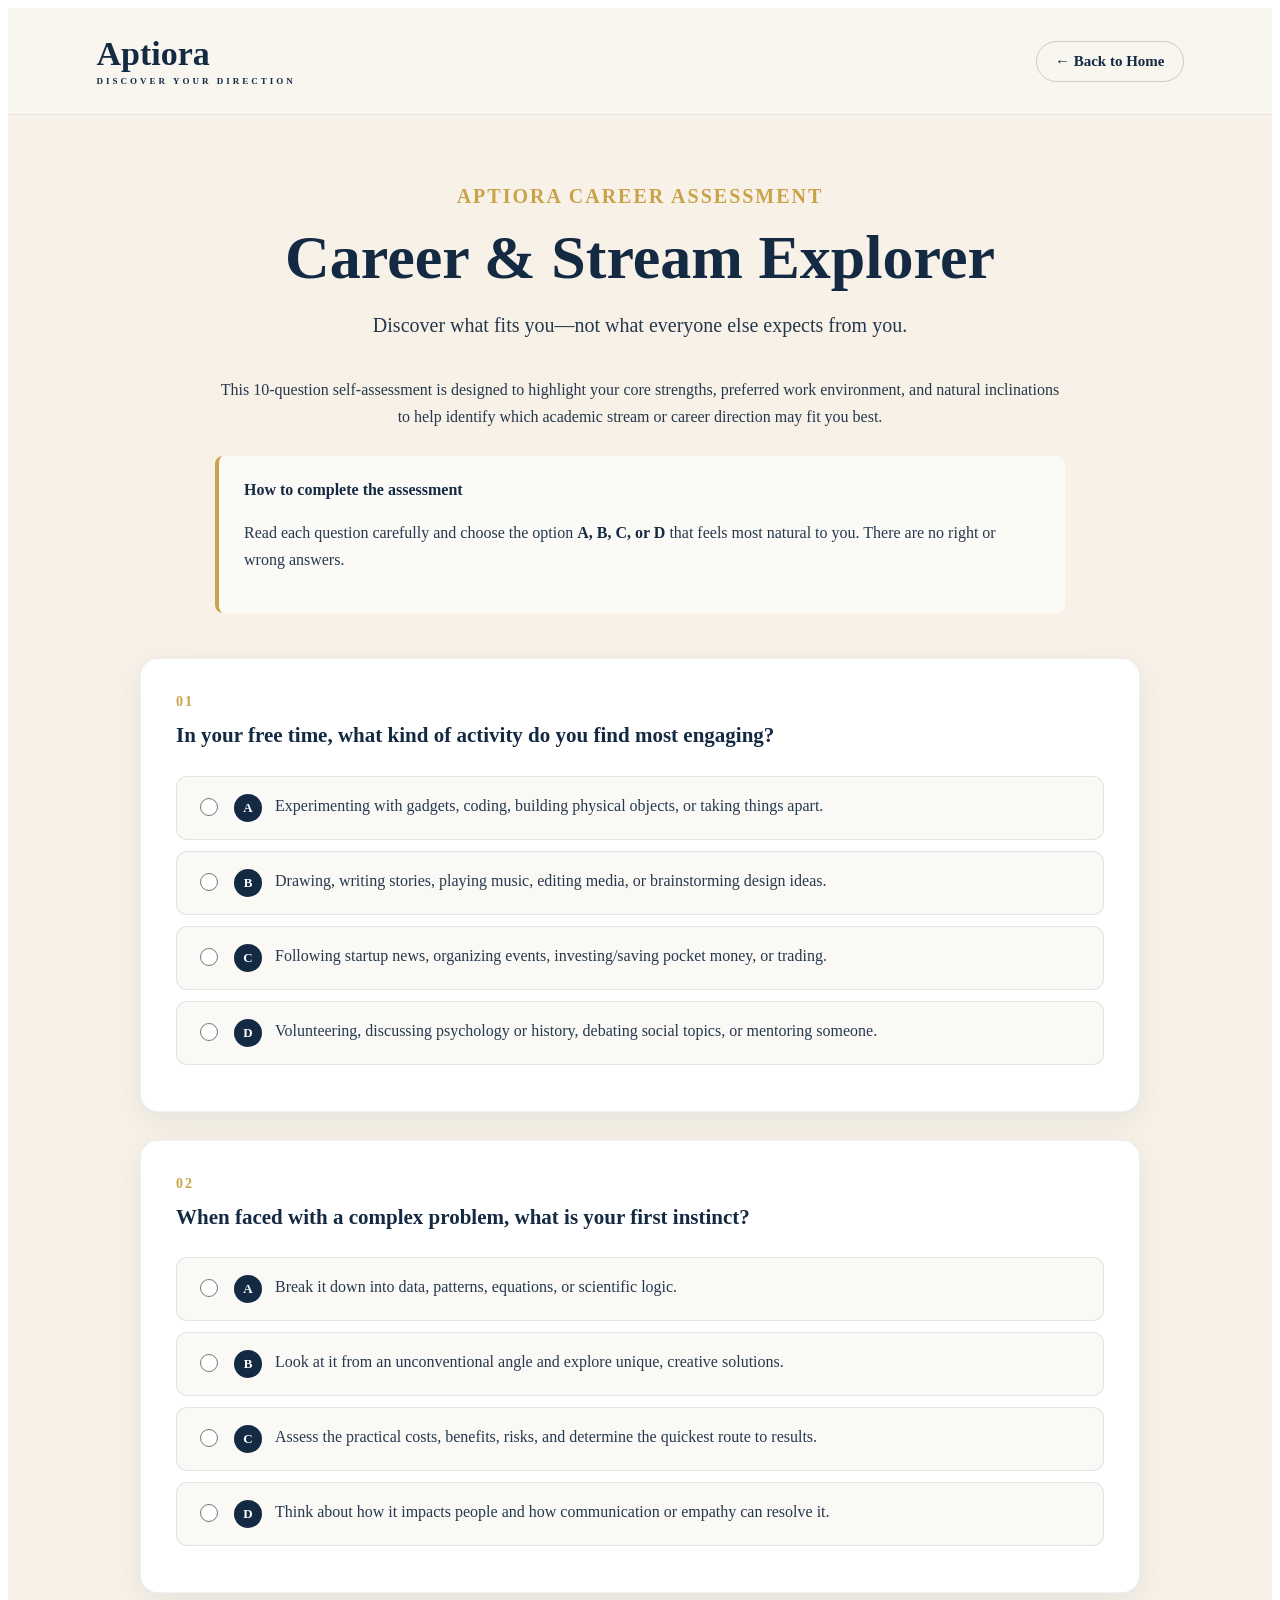
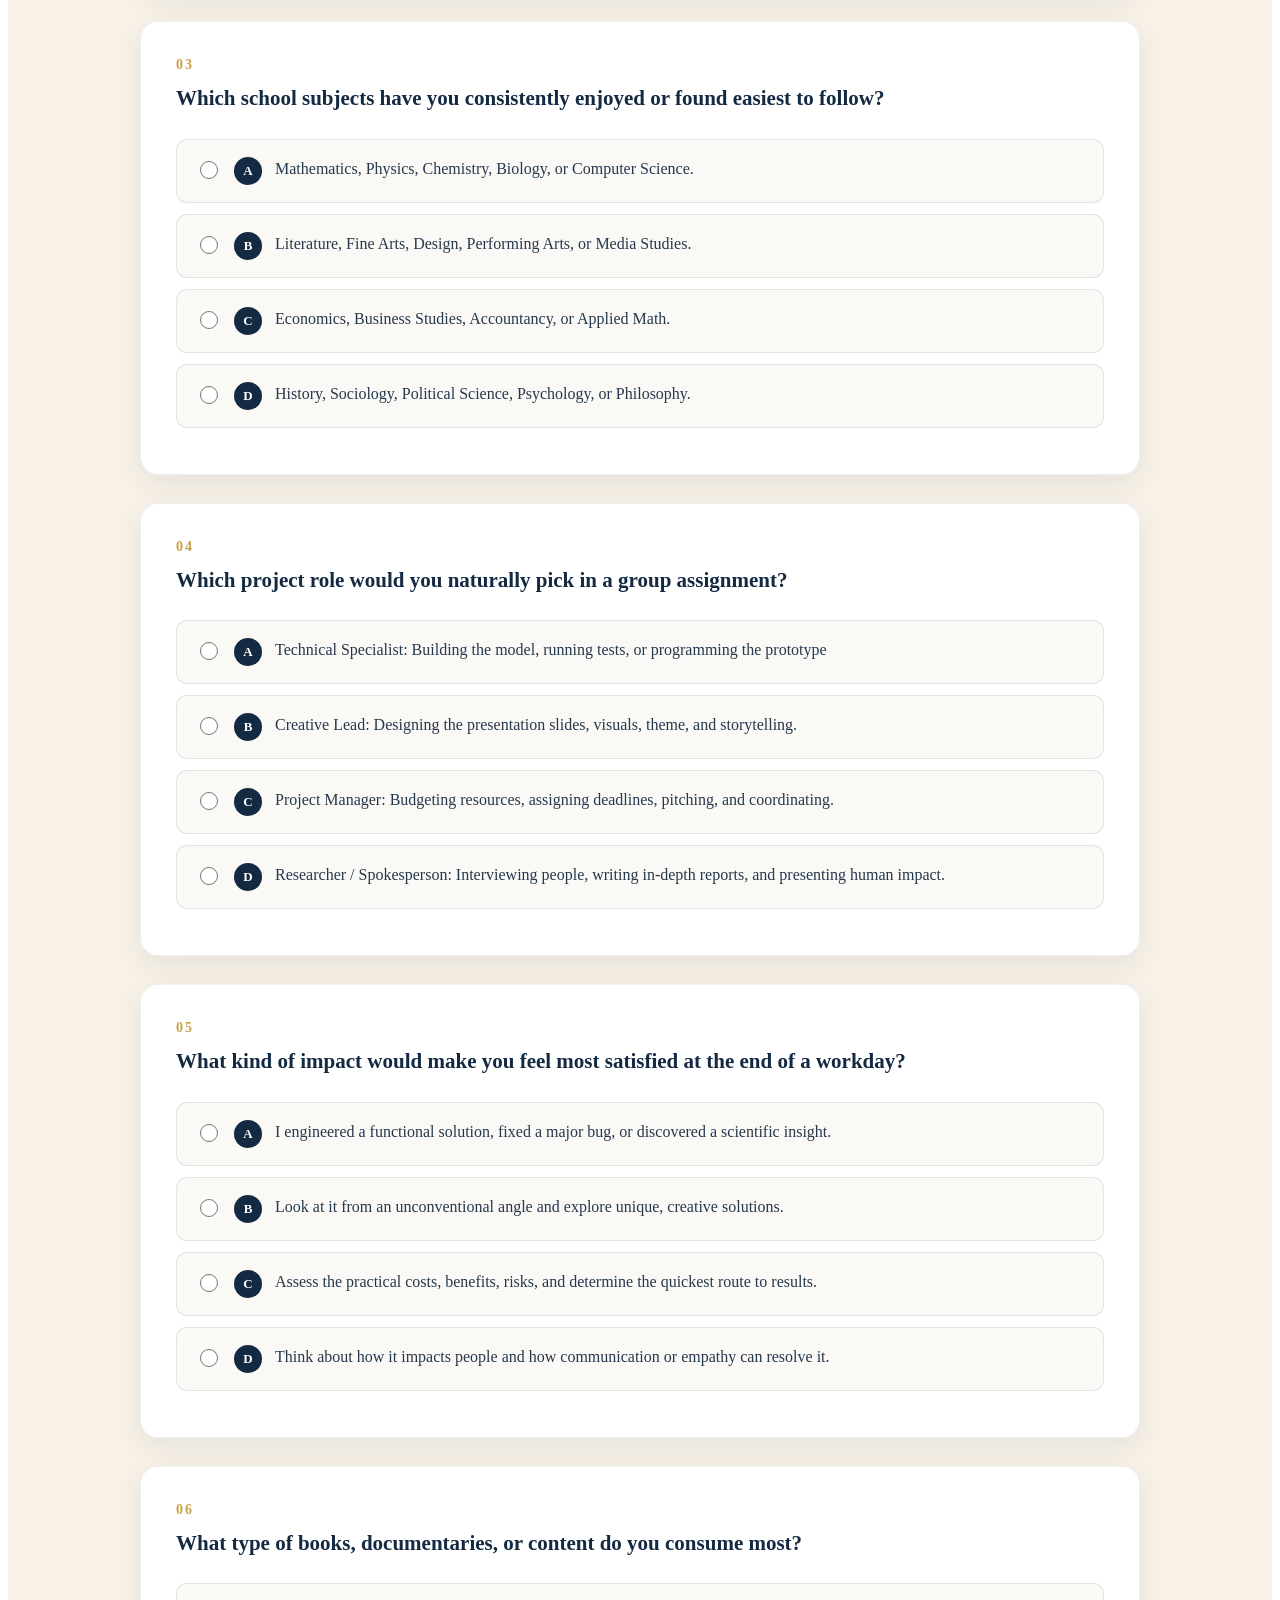
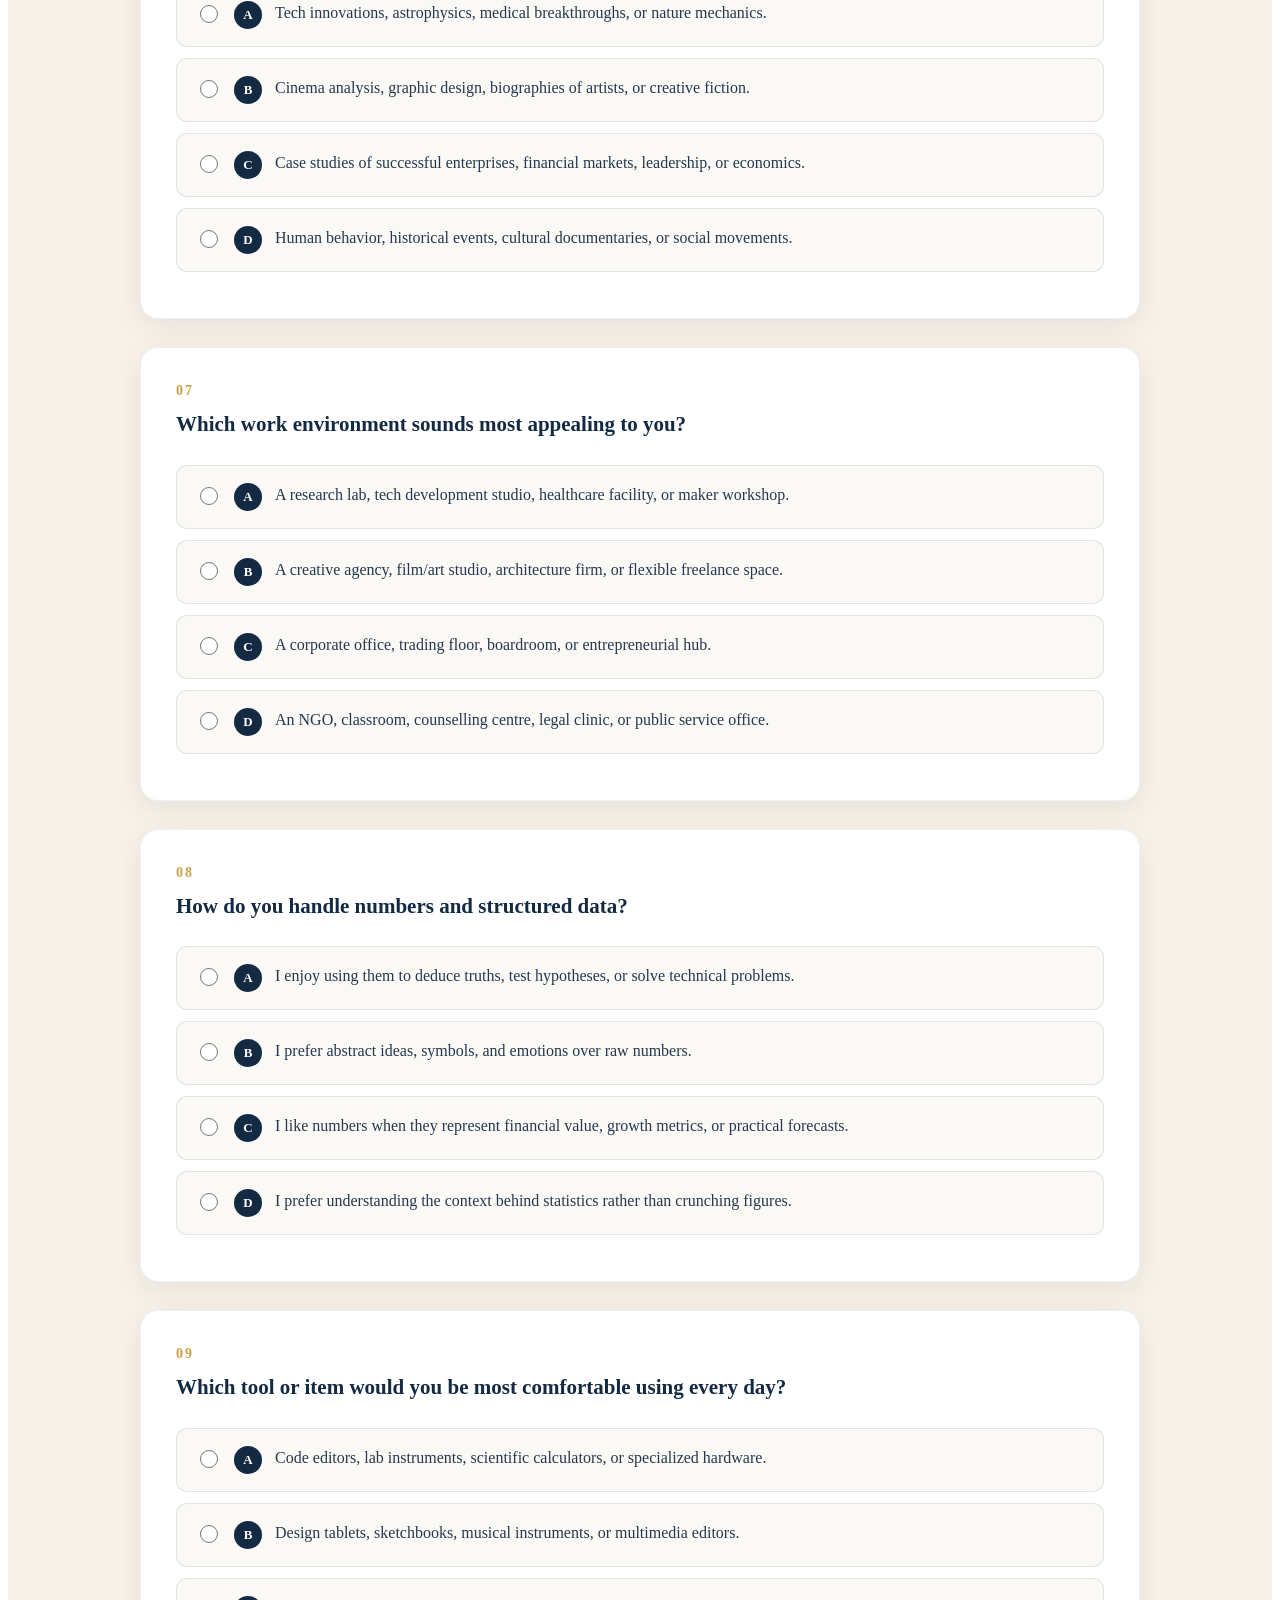
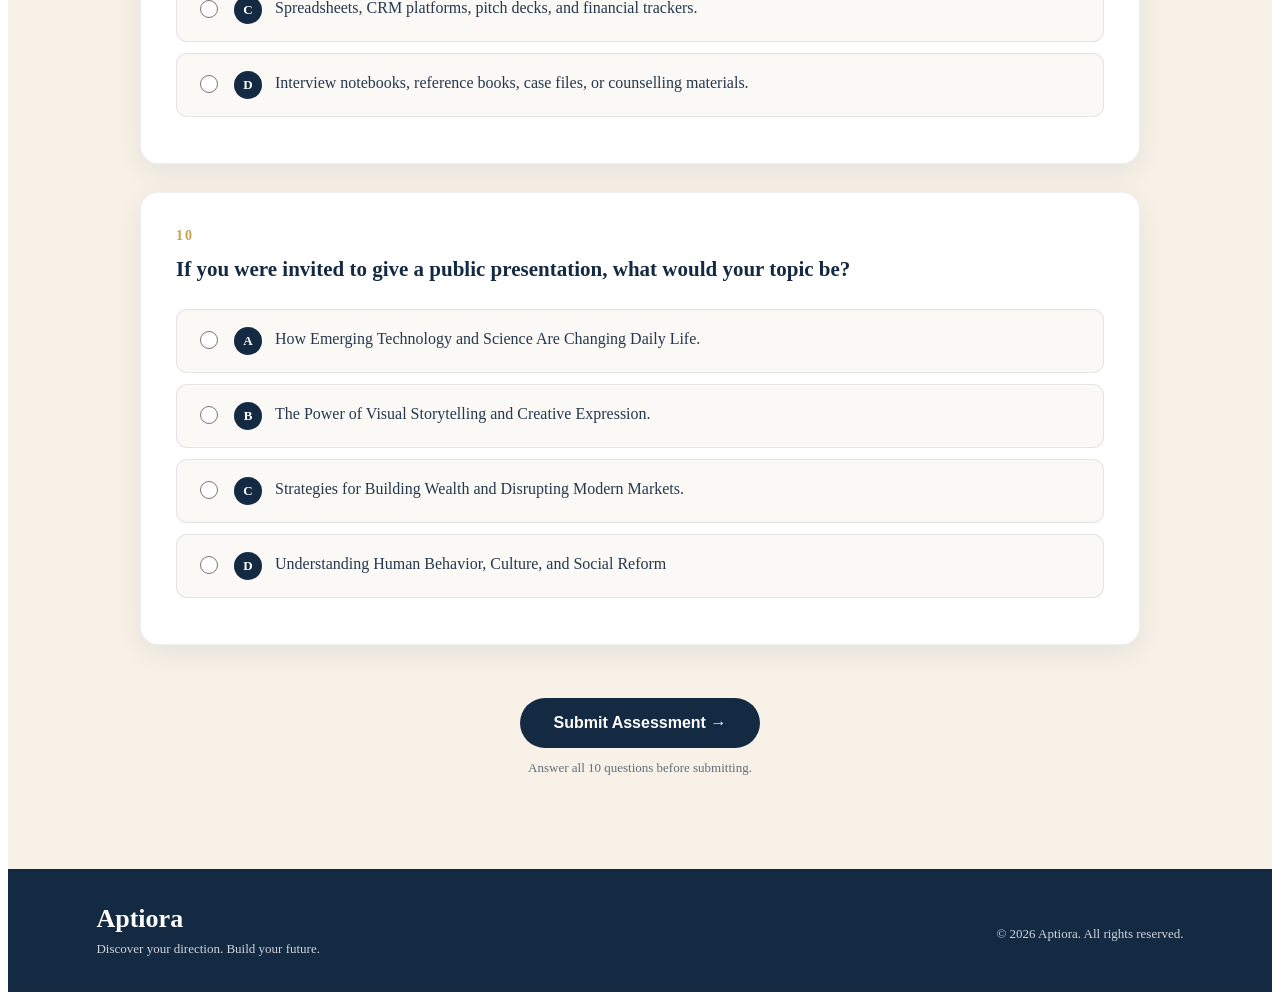
<file: assessment.html>
<!DOCTYPE html>
<html lang="en">
<head>
    <meta charset="UTF-8">
    <meta name="viewport" content="width=device-width, initial-scale=1.0">

    <title>Career & Stream Explorer | Aptiora</title>

     <link rel="stylesheet"
          href="https://cdnjs.cloudflare.com/ajax/libs/font-awesome/6.5.2/css/all.min.css">

<link rel="preconnect" href="https://fonts.googleapis.com">
    <link rel="preconnect" href="https://fonts.gstatic.com" crossorigin>
    <link href="https://fonts.googleapis.com/css2?family=DM+Sans:wght@400;500;600;700&family=Playfair+Display:wght@600;700&display=swap" rel="stylesheet">

    <link rel="stylesheet" href="assess.css">
</head>

<body>

    <div class="assessment-page">

       
        <header class="assessment-header">

            <div class="assessment-logo">
                <div class="assessment-logo-main">Aptiora</div>
                <div class="assessment-logo-tagline">
                    DISCOVER YOUR DIRECTION
                </div>
            </div>

            <a href="index.html" class="assessment-back">
                ← Back to Home
            </a>

        </header>


        <!-- HERO -->
        <section class="assessment-intro">

            <span class="assessment-label">
                APTIORA CAREER ASSESSMENT
            </span>

            <h1>
                Career & Stream Explorer
            </h1>

            <p>
                Discover what fits you—not what everyone else expects from you.
            </p>

            <div class="assessment-description">

                <p>
                    This 10-question self-assessment is designed to highlight
                    your core strengths, preferred work environment, and natural
                    inclinations to help identify which academic stream or
                    career direction may fit you best.
                </p>

                <div class="assessment-instruction">
                    <strong>How to complete the assessment</strong>

                    <p>
                        Read each question carefully and choose the option
                        <strong>A, B, C, or D</strong> that feels most natural
                        to you. There are no right or wrong answers.
                    </p>
                </div>

            </div>

        </section>


       
        <main class="assessment-container">

            <form id="careerAssessmentForm">
                 <div class="assessment-question">

                    <div class="question-number">01</div>

                    <h2>
                        In your free time, what kind of activity do you find
                        most engaging?
                    </h2>

                    <label class="assessment-option">
                        <input type="radio" name="q1" value="A" required>
                        <span class="option-letter">A</span>
                        <span>
                            Experimenting with gadgets, coding, building
                            physical objects, or taking things apart.
                        </span>
                    </label>

                    <label class="assessment-option">
                        <input type="radio" name="q1" value="B">
                        <span class="option-letter">B</span>
                        <span>
                            Drawing, writing stories, playing music, editing
                            media, or brainstorming design ideas.
                        </span>
                    </label>

                    <label class="assessment-option">
                        <input type="radio" name="q1" value="C">
                        <span class="option-letter">C</span>
                        <span>
                            Following startup news, organizing events,
                            investing/saving pocket money, or trading.
                        </span>
                    </label>

                    <label class="assessment-option">
                        <input type="radio" name="q1" value="D">
                        <span class="option-letter">D</span>
                        <span>
                            Volunteering, discussing psychology or history,
                            debating social topics, or mentoring someone.
                        </span>
                    </label>

                </div>


                <!-- QUESTION 2 -->
                <div class="assessment-question">

                    <div class="question-number">02</div>

                    <h2>
                        When faced with a complex problem, what is your first instinct?
                    </h2>

                    <label class="assessment-option">
                        <input type="radio" name="q2" value="A" required>
                        <span class="option-letter">A</span>
                        <span>
                            Break it down into data, patterns, equations,
                            or scientific logic.
                        </span>
                    </label>

                    <label class="assessment-option">
                        <input type="radio" name="q2" value="B">
                        <span class="option-letter">B</span>
                        <span>
                            Look at it from an unconventional angle and
                            explore unique, creative solutions.
                        </span>
                    </label>

                    <label class="assessment-option">
                        <input type="radio" name="q2" value="C">
                        <span class="option-letter">C</span>
                        <span>
                            Assess the practical costs, benefits, risks,
                            and determine the quickest route to results.
                        </span>
                    </label>

                    <label class="assessment-option">
                        <input type="radio" name="q2" value="D">
                        <span class="option-letter">D</span>
                        <span>
                            Think about how it impacts people and how
                            communication or empathy can resolve it.
                        </span>
                    </label>

                </div>


                <!-- QUESTION 3 -->
                <div class="assessment-question">

                    <div class="question-number">03</div>

                    <h2>
                        Which school subjects have you consistently enjoyed
                        or found easiest to follow?
                    </h2>

                    <label class="assessment-option">
                        <input type="radio" name="q3" value="A" required>
                        <span class="option-letter">A</span>
                        <span>
                            Mathematics, Physics, Chemistry, Biology,
                            or Computer Science.
                        </span>
                    </label>

                    <label class="assessment-option">
                        <input type="radio" name="q3" value="B">
                        <span class="option-letter">B</span>
                        <span>
                            Literature, Fine Arts, Design, Performing Arts,
                            or Media Studies.
                        </span>
                    </label>

                    <label class="assessment-option">
                        <input type="radio" name="q3" value="C">
                        <span class="option-letter">C</span>
                        <span>
                            Economics, Business Studies, Accountancy,
                            or Applied Math.
                        </span>
                    </label>

                    <label class="assessment-option">
                        <input type="radio" name="q3" value="D">
                        <span class="option-letter">D</span>
                        <span>
                            History, Sociology, Political Science,
                            Psychology, or Philosophy.
                        </span>
                    </label>
</div>
               <div class="assessment-question">
                <div class="question-number">04</div>
                <h2>
                    Which project role would you naturally pick in a group assignment?
                </h2>
                <label class="assessment-option">
                    <input type="radio" name="q4" value="A">
                    <span class="option-letter">A</span>
                    <span>
                        Technical Specialist: Building the model, running tests, or programming the prototype
                    </span>
                </label>
                  <label class="assessment-option">
                    <input type="radio" name="q4" value="B">
                    <span class="option-letter">B</span>
                    <span>
                         Creative Lead: Designing the presentation slides, visuals, theme, and storytelling.
                    </span>
                </label>
               <label class="assessment-option">
                <input type="radio" name="q4" values="C">
                <span class="option-letter">C</span>
                <span>
                    Project Manager: Budgeting resources, assigning deadlines, pitching, and coordinating.
                </span>
               </label>
               <label class="assessment-option">
                <input type="radio" name="q4" value="D">
                <span class="option-letter">D</span>
                    <span>
                          Researcher / Spokesperson: Interviewing people, writing in-depth reports, and presenting human impact.
                    </span>
               </label>
               </div>
               <div class="assessment-question">
                <div class="question-number">05</div>
                <h2>
                    What kind of impact would make you feel most satisfied at the end of a workday?
                </h2>
                <label class="assessment-option">
                <input type="radio" name="q5" values="A">
                <span class="option-letter">A</span>
                <span>
                    I engineered a functional solution, fixed a major bug, or discovered a scientific insight.
                </span>
               </label>
               <label class="assessment-option">
                        <input type="radio" name="q5" value="B">
                        <span class="option-letter">B</span>
                        <span>
                            Look at it from an unconventional angle and
                            explore unique, creative solutions.
                        </span>
                    </label>

                    <label class="assessment-option">
                        <input type="radio" name="q5" value="C">
                        <span class="option-letter">C</span>
                        <span>
                            Assess the practical costs, benefits, risks,
                            and determine the quickest route to results.
                        </span>
                    </label>

                    <label class="assessment-option">
                        <input type="radio" name="q5" value="D">
                        <span class="option-letter">D</span>
                        <span>
                            Think about how it impacts people and how
                            communication or empathy can resolve it.
                        </span>
                    </label>
                </div>
                <div class="assessment-question">
                <div class="question-number">06</div>
                <h2>
                    What type of books, documentaries, or content do you consume most?


                </h2>
                <label class="assessment-option">
                <input type="radio" name="q6" values="A">
                <span class="option-letter">A</span>
                <span>
                    Tech innovations, astrophysics, medical breakthroughs, or nature mechanics.
                </span>
               </label>
               <label class="assessment-option">
                        <input type="radio" name="q6" value="B">
                        <span class="option-letter">B</span>
                        <span>
                            Cinema analysis, graphic design, biographies of artists, or creative fiction.


                        </span>
                    </label>

                    <label class="assessment-option">
                        <input type="radio" name="q6" value="C">
                        <span class="option-letter">C</span>
                        <span>
                            Case studies of successful enterprises, financial markets, leadership, or economics.


                        </span>
                    </label>

                    <label class="assessment-option">
                        <input type="radio" name="q6" value="D">
                        <span class="option-letter">D</span>
                        <span>
                           Human behavior, historical events, cultural documentaries, or social movements.
                        </span>
                    </label>
                </div>
                <div class="assessment-question">
                <div class="question-number">07</div>
                <h2>
                    Which work environment sounds most appealing to you?
                </h2>
                <label class="assessment-option">
                <input type="radio" name="q7" values="A">
                <span class="option-letter">A</span>
                <span>
                    A research lab, tech development studio, healthcare facility, or maker workshop.
                </span>
               </label>
               <label class="assessment-option">
                        <input type="radio" name="q7" value="B">
                        <span class="option-letter">B</span>
                        <span>
                            A creative agency, film/art studio, architecture firm, or flexible freelance space.
                        </span>
                    </label>

                    <label class="assessment-option">
                        <input type="radio" name="q7" value="C">
                        <span class="option-letter">C</span>
                        <span>
                            A corporate office, trading floor, boardroom, or entrepreneurial hub.
                        </span>
                    </label>

                    <label class="assessment-option">
                        <input type="radio" name="q7" value="D">
                        <span class="option-letter">D</span>
                        <span>
                            An NGO, classroom, counselling centre, legal clinic, or public service office.
                        </span>
                    </label>
                </div>
                <div class="assessment-question">
                <div class="question-number">08</div>
                <h2>
                   How do you handle numbers and structured data?
                </h2>
                <label class="assessment-option">
                <input type="radio" name="q8" values="A">
                <span class="option-letter">A</span>
                <span>
                     I enjoy using them to deduce truths, test hypotheses, or solve technical problems.
                </span>
               </label>
               <label class="assessment-option">
                        <input type="radio" name="q8" value="B">
                        <span class="option-letter">B</span>
                        <span>
                            I prefer abstract ideas, symbols, and emotions over raw numbers.
                        </span>
                    </label>

                    <label class="assessment-option">
                        <input type="radio" name="q8" value="C">
                        <span class="option-letter">C</span>
                        <span>
                            I like numbers when they represent financial value, growth metrics, or practical forecasts.
                        </span>
                    </label>

                    <label class="assessment-option">
                        <input type="radio" name="q8" value="D">
                        <span class="option-letter">D</span>
                        <span>
                             I prefer understanding the context behind statistics rather than crunching figures.
                        </span>
                    </label>
                </div>
                <div class="assessment-question">
                <div class="question-number">09</div>
                <h2>
                    Which tool or item would you be most comfortable using every day?
                </h2>
                <label class="assessment-option">
                <input type="radio" name="q9" values="A">
                <span class="option-letter">A</span>
                <span>
                    Code editors, lab instruments, scientific calculators, or specialized hardware.
                </span>
               </label>
               <label class="assessment-option">
                        <input type="radio" name="q9" value="B">
                        <span class="option-letter">B</span>
                        <span>
                            Design tablets, sketchbooks, musical instruments, or multimedia editors.
                        </span>
                    </label>

                    <label class="assessment-option">
                        <input type="radio" name="q9" value="C">
                        <span class="option-letter">C</span>
                        <span>
                          Spreadsheets, CRM platforms, pitch decks, and financial trackers.
                        </span>
                    </label>

                    <label class="assessment-option">
                        <input type="radio" name="q9" value="D">
                        <span class="option-letter">D</span>
                        <span>
                            Interview notebooks, reference books, case files, or counselling materials.
                        </span>
                    </label>
                </div>
                <div class="assessment-question">
                <div class="question-number">10</div>
                <h2>
                   If you were invited to give a public presentation, what would your topic be?
                </h2>
                <label class="assessment-option">
                <input type="radio" name="q10" values="A">
                <span class="option-letter">A</span>
                <span>
                   How Emerging Technology and Science Are Changing Daily Life.
                </span>
               </label>
               <label class="assessment-option">
                        <input type="radio" name="q10" value="B">
                        <span class="option-letter">B</span>
                        <span>
                            The Power of Visual Storytelling and Creative Expression.
                        </span>
                    </label>

                    <label class="assessment-option">
                        <input type="radio" name="q10" value="C">
                        <span class="option-letter">C</span>
                        <span>
                            Strategies for Building Wealth and Disrupting Modern Markets.
                        </span>
                    </label>

                    <label class="assessment-option">
                        <input type="radio" name="q10" value="D">
                        <span class="option-letter">D</span>
                        <span>
                            Understanding Human Behavior, Culture, and Social Reform
                        </span>
                    </label>
                </div>
                
                <div class="assessment-submit-area">
                    <button type="submit" class="assessment-submit">
                        Submit Assessment →
                    </button>

                    <p>
                        Answer all 10 questions before submitting.
                    </p>

                </div>

            </form> 
        </main>



        <!-- FOOTER -->
        <footer class="assessment-footer">

            <div>
                <strong>Aptiora</strong>
                <p>
                    Discover your direction. Build your future.
                </p>
            </div>

            <div>
                <p>
                    © 2026 Aptiora. All rights reserved.
                </p>
            </div>

        </footer>

    </div>


    <script src="career-assessment.js"></script>

</body>
</html>
</file>
<file: assess.css>
.assessment-page {
    --assessment-navy: #142A43;
    --assessment-cream: #F7F1E7;
    --assessment-gold: #C9A24A;
    --assessment-text: #26384D;
    --assessment-white: #ffffff;

    min-height: 100vh;
    background: var(--assessment-cream);
    color: var(--assessment-text);

    font-family: inherit;
}




.assessment-page .assessment-header {
    min-height: 76px;
    padding: 15px 7%;
    background: rgba(248, 246, 240, 0.97);

    display: flex;
    align-items: center;
    justify-content: space-between;

    border-bottom: 1px solid rgba(20, 42, 67, 0.08);
}


.assessment-page .assessment-logo {
    color: var(--assessment-navy);
}


.assessment-page .assessment-logo-main {
    font-family: Georgia, "Times New Roman", serif;
    font-size: 34px;
    font-weight: 700;
    line-height: 1;
}


.assessment-page .assessment-logo-tagline {
    margin-top: 5px;

    font-size: 9px;
    font-weight: 700;
    letter-spacing: 3px;
}


.assessment-page .assessment-back {
    text-decoration: none;
    color: var(--assessment-navy);

    font-size: 15px;
    font-weight: 600;

    padding: 11px 18px;
    border: 1px solid rgba(20, 42, 67, 0.2);
    border-radius: 25px;

    transition: 0.3s;
}


.assessment-page .assessment-back:hover {
    background: var(--assessment-navy);
    color: white;
}


/* INTRO */

.assessment-page .assessment-intro {
    text-align: center;

    padding: 70px 20px 45px;

    max-width: 1000px;
    margin: auto;
}


.assessment-page .assessment-label {
    display: inline-block;

    color: var(--assessment-gold);

    font-size: 20px;
    font-weight: 700;
    letter-spacing: 2px;

    margin-bottom: 15px;
}


.assessment-page .assessment-intro h1 {
    margin: 0;

    color: var(--assessment-navy);

    font-family: Georgia, "Times New Roman", serif;

    font-size: clamp(38px, 5vw, 62px);
    line-height: 1.1;
}


.assessment-page .assessment-intro > p {
    margin: 18px auto 0;

    max-width: 720px;

    font-size: 20px;
    line-height: 1.6;
}


.assessment-page .assessment-description {
    margin: 35px auto 0;

    max-width: 850px;

    font-size: 16px;
    line-height: 1.7;
}


.assessment-page .assessment-description p {
    margin-bottom: 20px;
}


.assessment-page .assessment-instruction {
    margin-top: 25px;

    padding: 20px 25px;

    background: rgba(255, 255, 255, 0.65);

    border-left: 4px solid var(--assessment-gold);

    border-radius: 8px;

    text-align: left;
}


.assessment-page .assessment-instruction strong {
    color: var(--assessment-navy);
}


/* QUESTIONS CONTAINER */

.assessment-page .assessment-container {
    width: min(1000px, 90%);

    margin: 0 auto 70px;
}


/* QUESTION CARD */

.assessment-page .assessment-question {
    position: relative;

    background: white;

    padding: 35px;

    margin-bottom: 28px;

    border-radius: 18px;

    box-shadow:
        0 8px 30px rgba(20, 42, 67, 0.07);

    border: 1px solid rgba(20, 42, 67, 0.07);
}


.assessment-page .question-number {
    color: var(--assessment-gold);

    font-size: 14px;
    font-weight: 800;

    letter-spacing: 2px;

    margin-bottom: 10px;
}


.assessment-page .assessment-question h2 {
    margin: 0 0 24px;

    color: var(--assessment-navy);

    font-size: 21px;
    line-height: 1.5;
}


/* OPTIONS */

.assessment-page .assessment-option {
    display: flex;
    align-items: flex-start;
    gap: 13px;

    padding: 17px 18px;

    margin: 11px 0;

    background: #faf9f6;

    border: 1px solid rgba(20, 42, 67, 0.1);

    border-radius: 11px;

    cursor: pointer;

    line-height: 1.55;

    transition:
        background 0.25s ease,
        border-color 0.25s ease,
        transform 0.25s ease;
}


.assessment-page .assessment-option:hover {
    background: #f5f0e5;

    border-color: var(--assessment-gold);

    transform: translateX(3px);
}


.assessment-page .assessment-option input {
    margin-top: 4px;

    width: 18px;
    height: 18px;

    accent-color: var(--assessment-navy);

    flex-shrink: 0;
}


.assessment-page .option-letter {
    min-width: 28px;
    height: 28px;

    display: flex;
    align-items: center;
    justify-content: center;

    background: var(--assessment-navy);

    color: white;

    border-radius: 50%;

    font-size: 13px;
    font-weight: 700;

    flex-shrink: 0;
}


.assessment-page .assessment-option input:checked + .option-letter {
    background: var(--assessment-gold);
}


/* SUBMIT */

.assessment-page .assessment-submit-area {
    text-align: center;

    padding: 25px 0 10px;
}


.assessment-page .assessment-submit {
    border: none;

    background: var(--assessment-navy);
    color: white;

    padding: 16px 34px;

    border-radius: 30px;

    font-size: 16px;
    font-weight: 700;

    cursor: pointer;

    transition: 0.3s;
}


.assessment-page .assessment-submit:hover {
    background: #1d3b5c;

    transform: translateY(-2px);
}


.assessment-page .assessment-submit-area p {
    margin-top: 12px;

    font-size: 13px;

    opacity: 0.7;
}


/* RESULT */

.assessment-page .assessment-result {
    display: none;

    background: var(--assessment-navy);

    color: white;

    text-align: center;

    padding: 50px 35px;

    margin-top: 40px;

    border-radius: 20px;

    box-shadow: 0 12px 40px rgba(20, 42, 67, 0.2);
}


.assessment-page .assessment-result.show {
    display: block;
}


.assessment-page .result-small {
    color: #e3c778;

    font-size: 13px;
    font-weight: 700;

    letter-spacing: 2px;
}


.assessment-page .assessment-result h2 {
    font-family: Georgia, "Times New Roman", serif;

    font-size: 36px;

    margin: 15px 0;
}


.assessment-page .assessment-result p {
    max-width: 700px;

    margin: auto;

    font-size: 17px;
    line-height: 1.7;
}


.assessment-page .result-note {
    max-width: 700px;

    margin: 25px auto;

    padding: 16px;

    background: rgba(255, 255, 255, 0.1);

    border-radius: 10px;

    font-size: 14px;
    line-height: 1.6;
}


.assessment-page .result-home {
    display: inline-block;

    margin-top: 15px;

    padding: 13px 24px;

    background: var(--assessment-gold);

    color: var(--assessment-navy);

    text-decoration: none;

    border-radius: 25px;

    font-weight: 700;
}


/* FOOTER */

.assessment-page .assessment-footer {
    background: var(--assessment-navy);

    color: white;

    padding: 35px 7%;

    display: flex;
    justify-content: space-between;
    align-items: center;

    gap: 30px;
}


.assessment-page .assessment-footer strong {
    font-family: Georgia, "Times New Roman", serif;

    font-size: 26px;
}


.assessment-page .assessment-footer p {
    margin: 7px 0 0;

    opacity: 0.8;

    font-size: 13px;
}


/* MOBILE */

@media (max-width: 700px) {

    .assessment-page .assessment-header {
        padding: 15px 5%;
    }

    .assessment-page .assessment-logo-main {
        font-size: 27px;
    }

    .assessment-page .assessment-back {
        font-size: 12px;
        padding: 9px 12px;
    }

    .assessment-page .assessment-intro {
        padding: 50px 20px 35px;
    }

    .assessment-page .assessment-question {
        padding: 23px 18px;
    }

    .assessment-page .assessment-question h2 {
        font-size: 18px;
    }

    .assessment-page .assessment-option {
        font-size: 14px;
        padding: 14px;
    }

    .assessment-page .assessment-footer {
        flex-direction: column;
        align-items: flex-start;
    }
}
</file>
